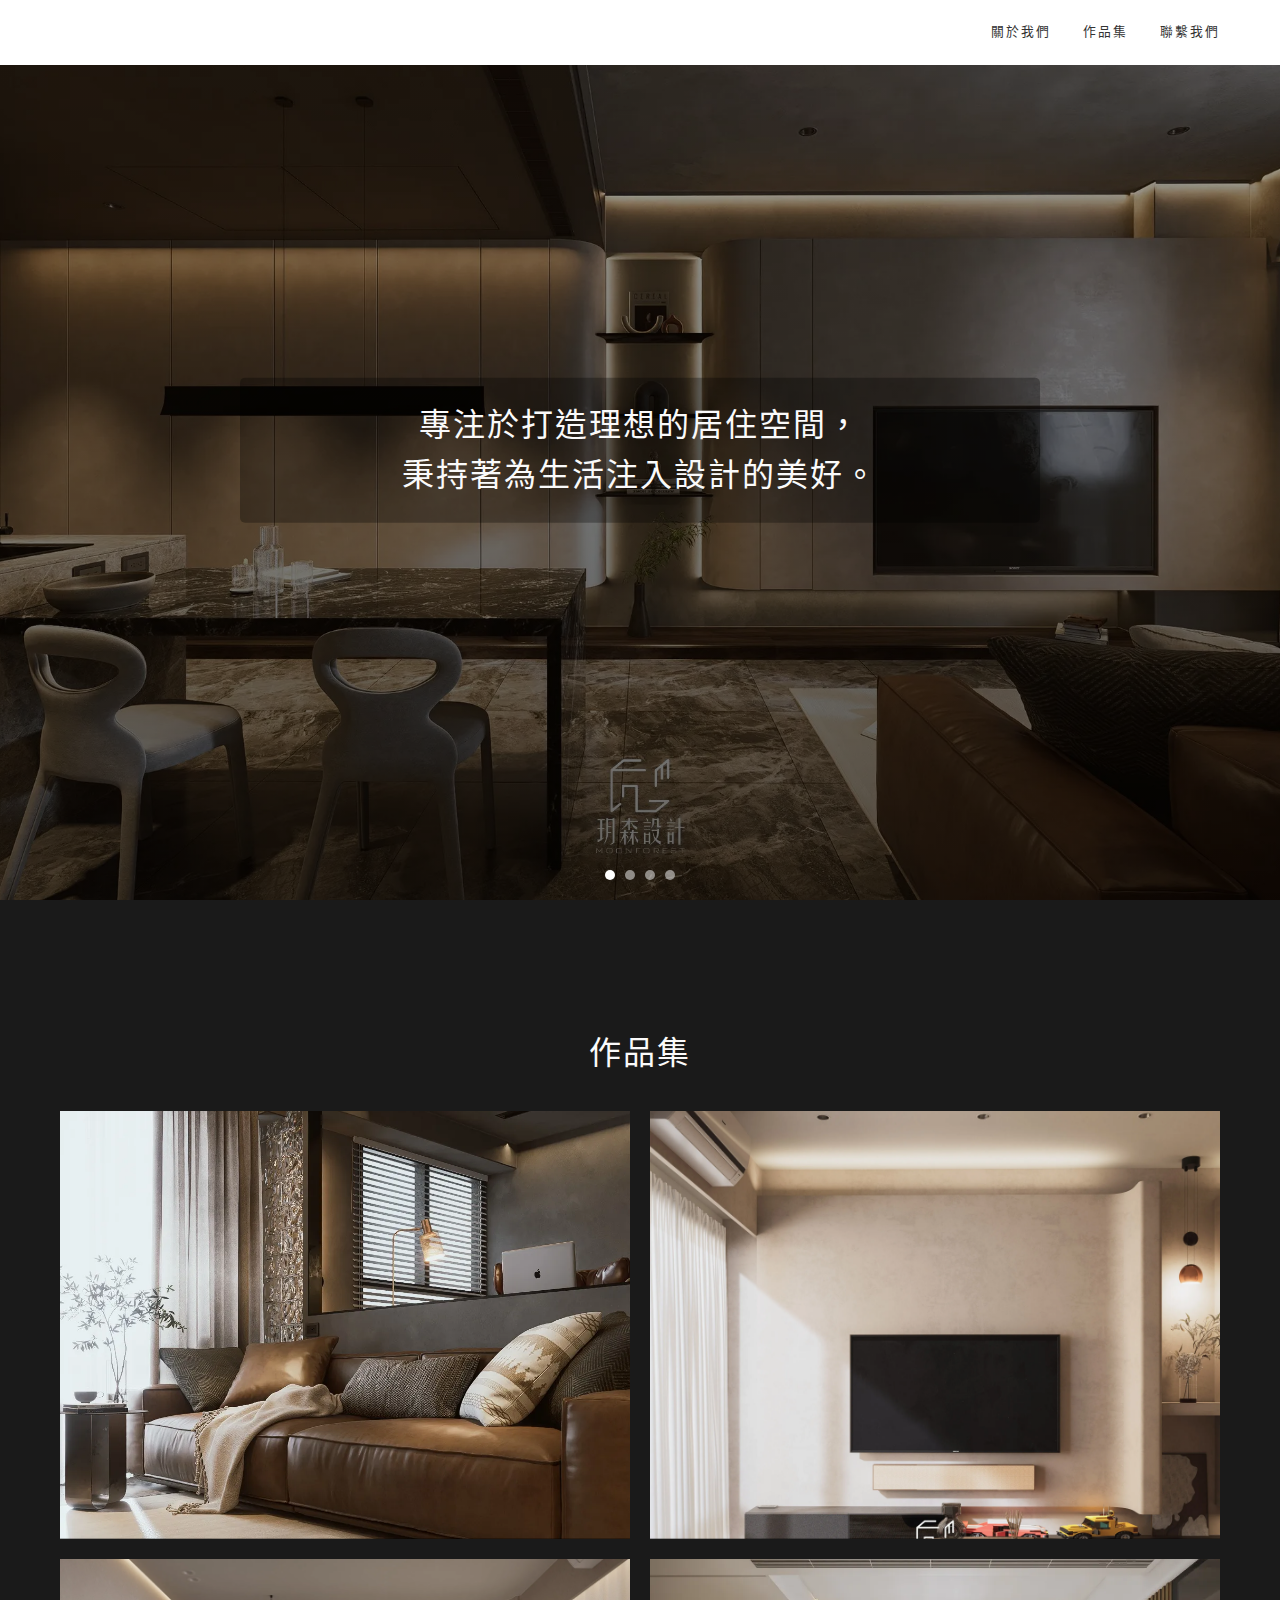
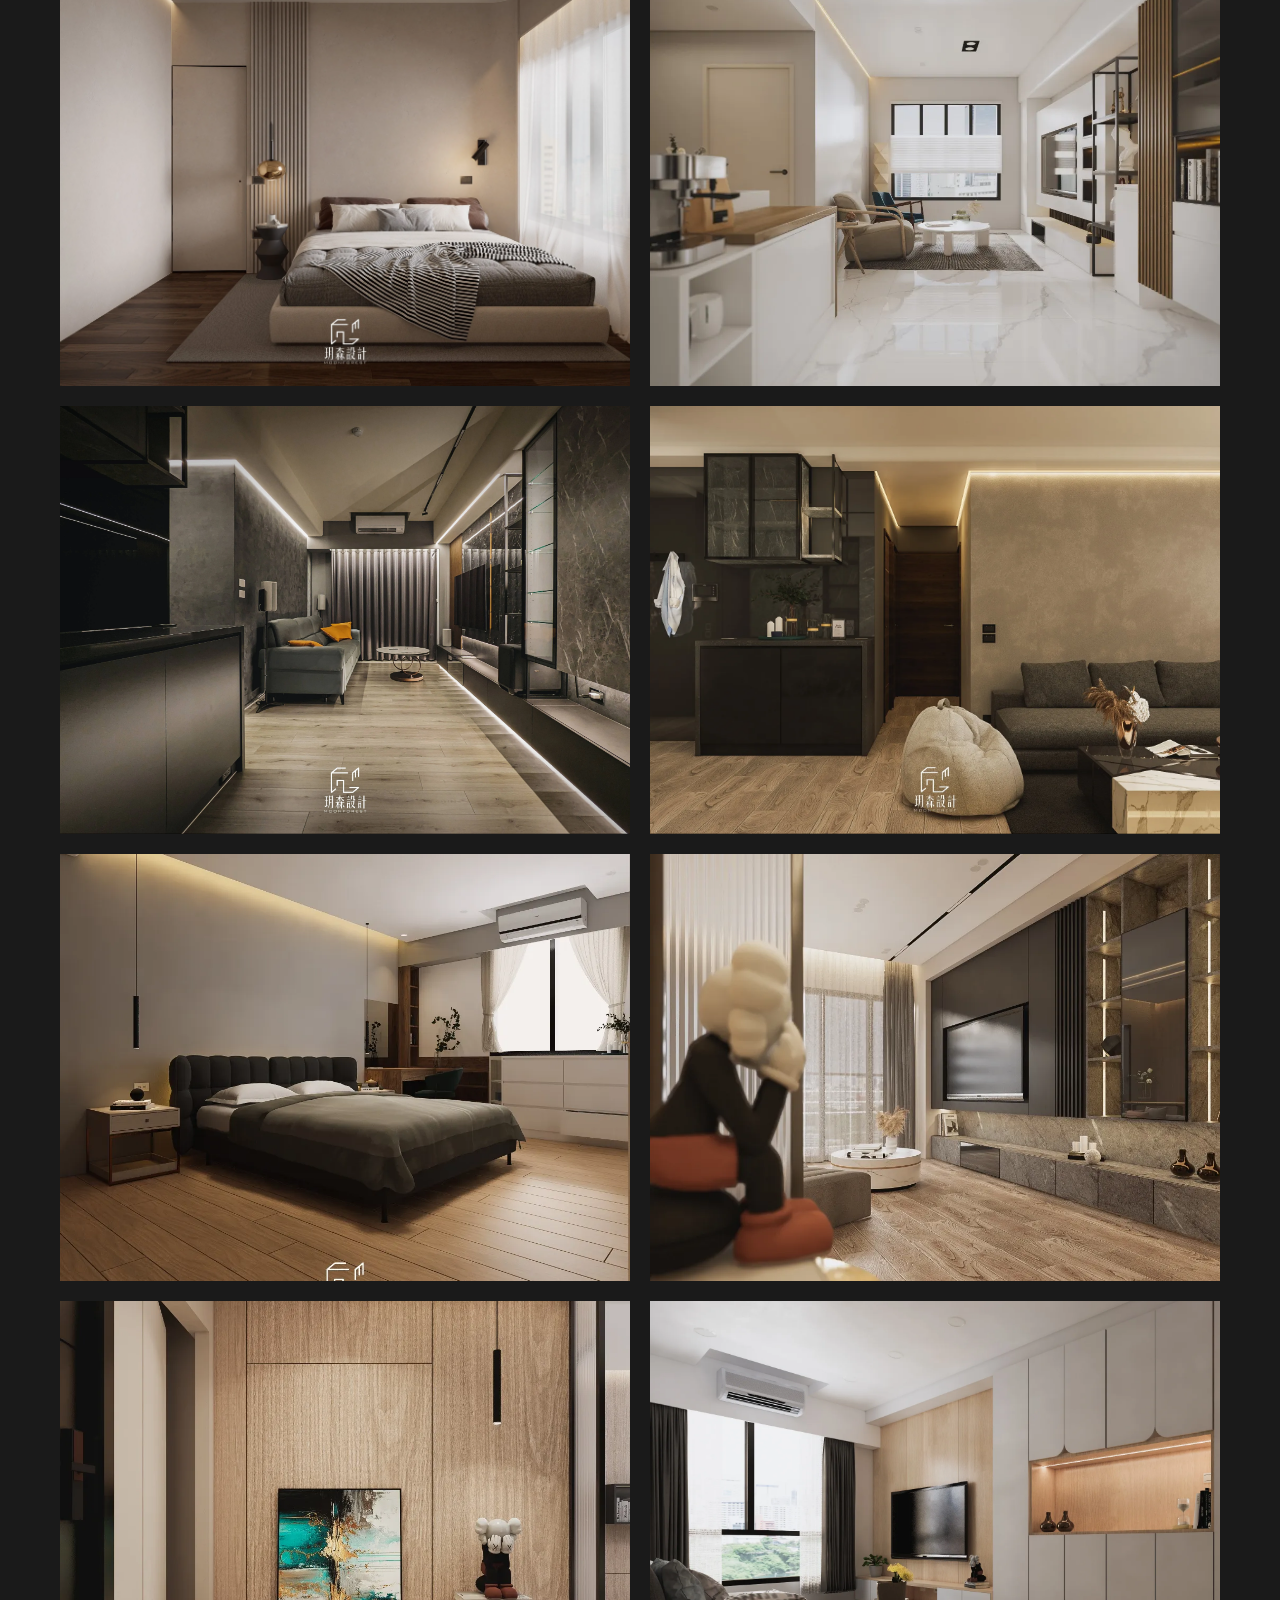
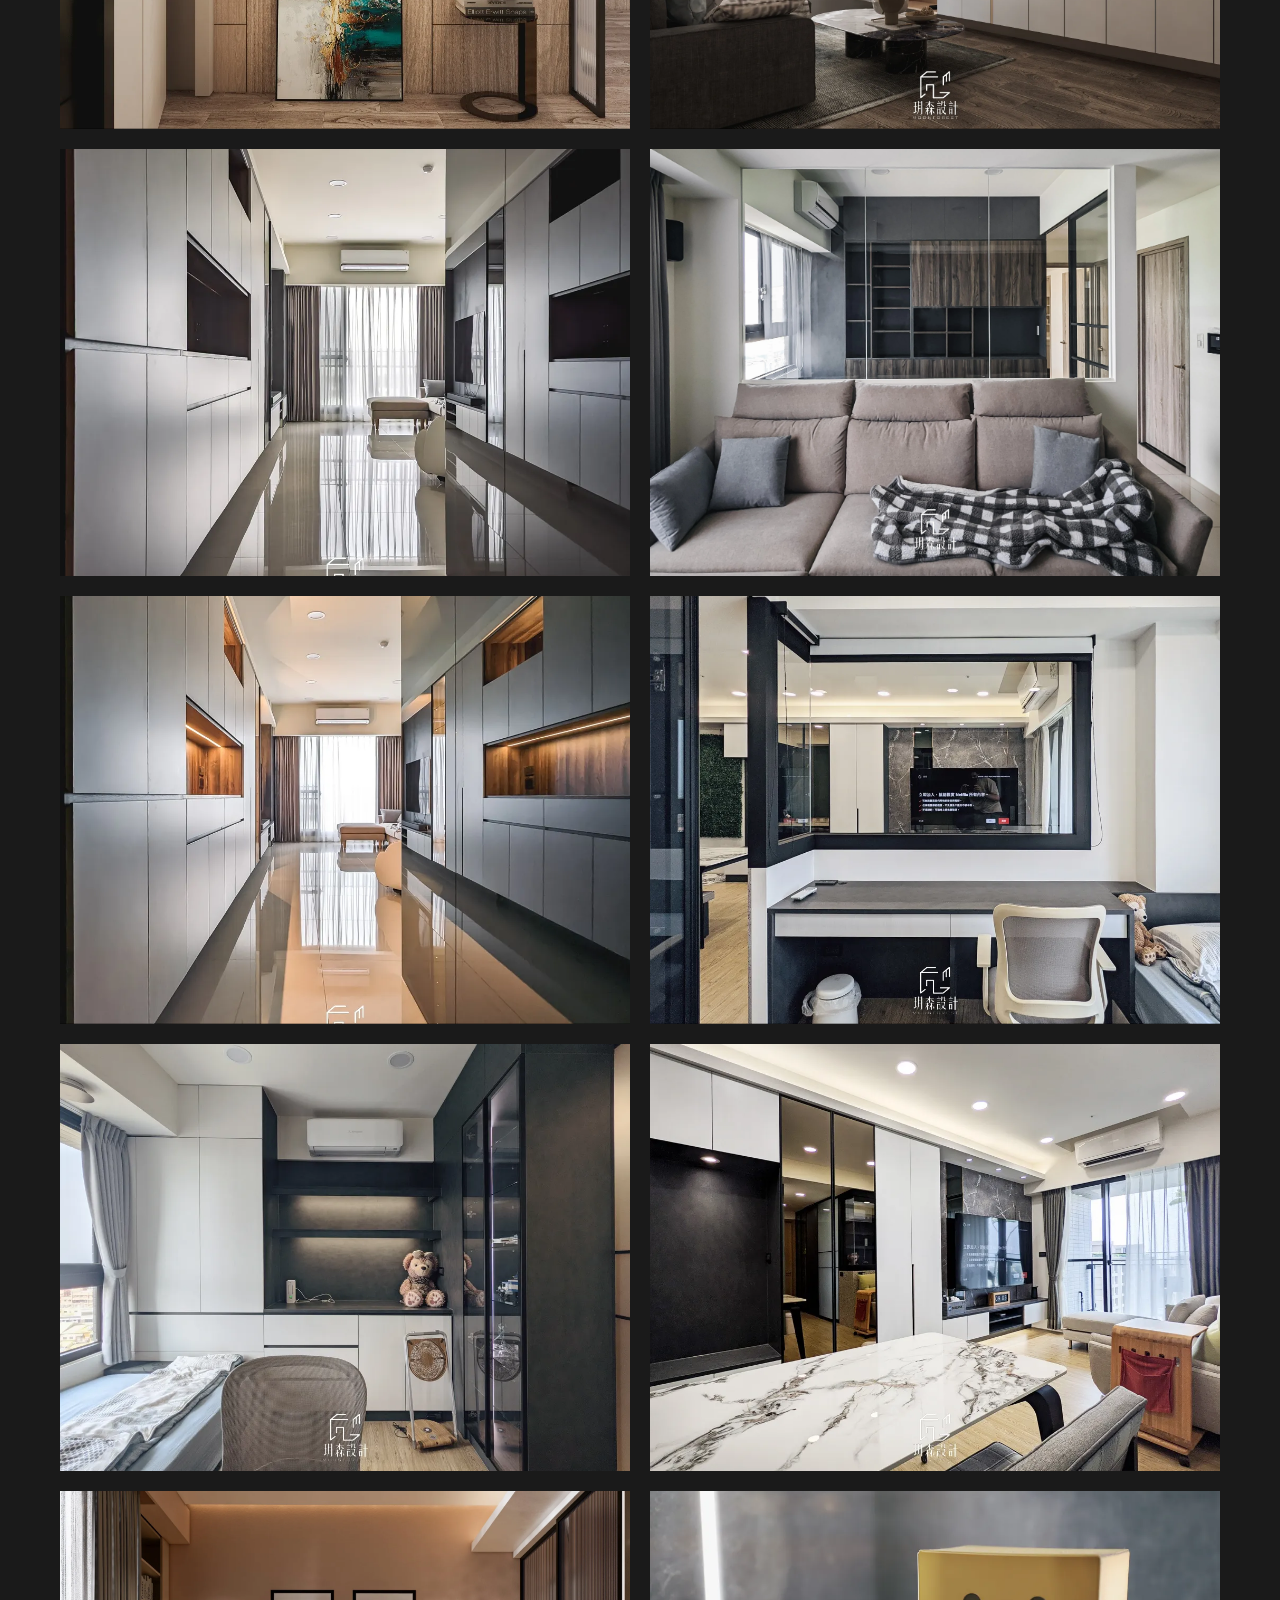
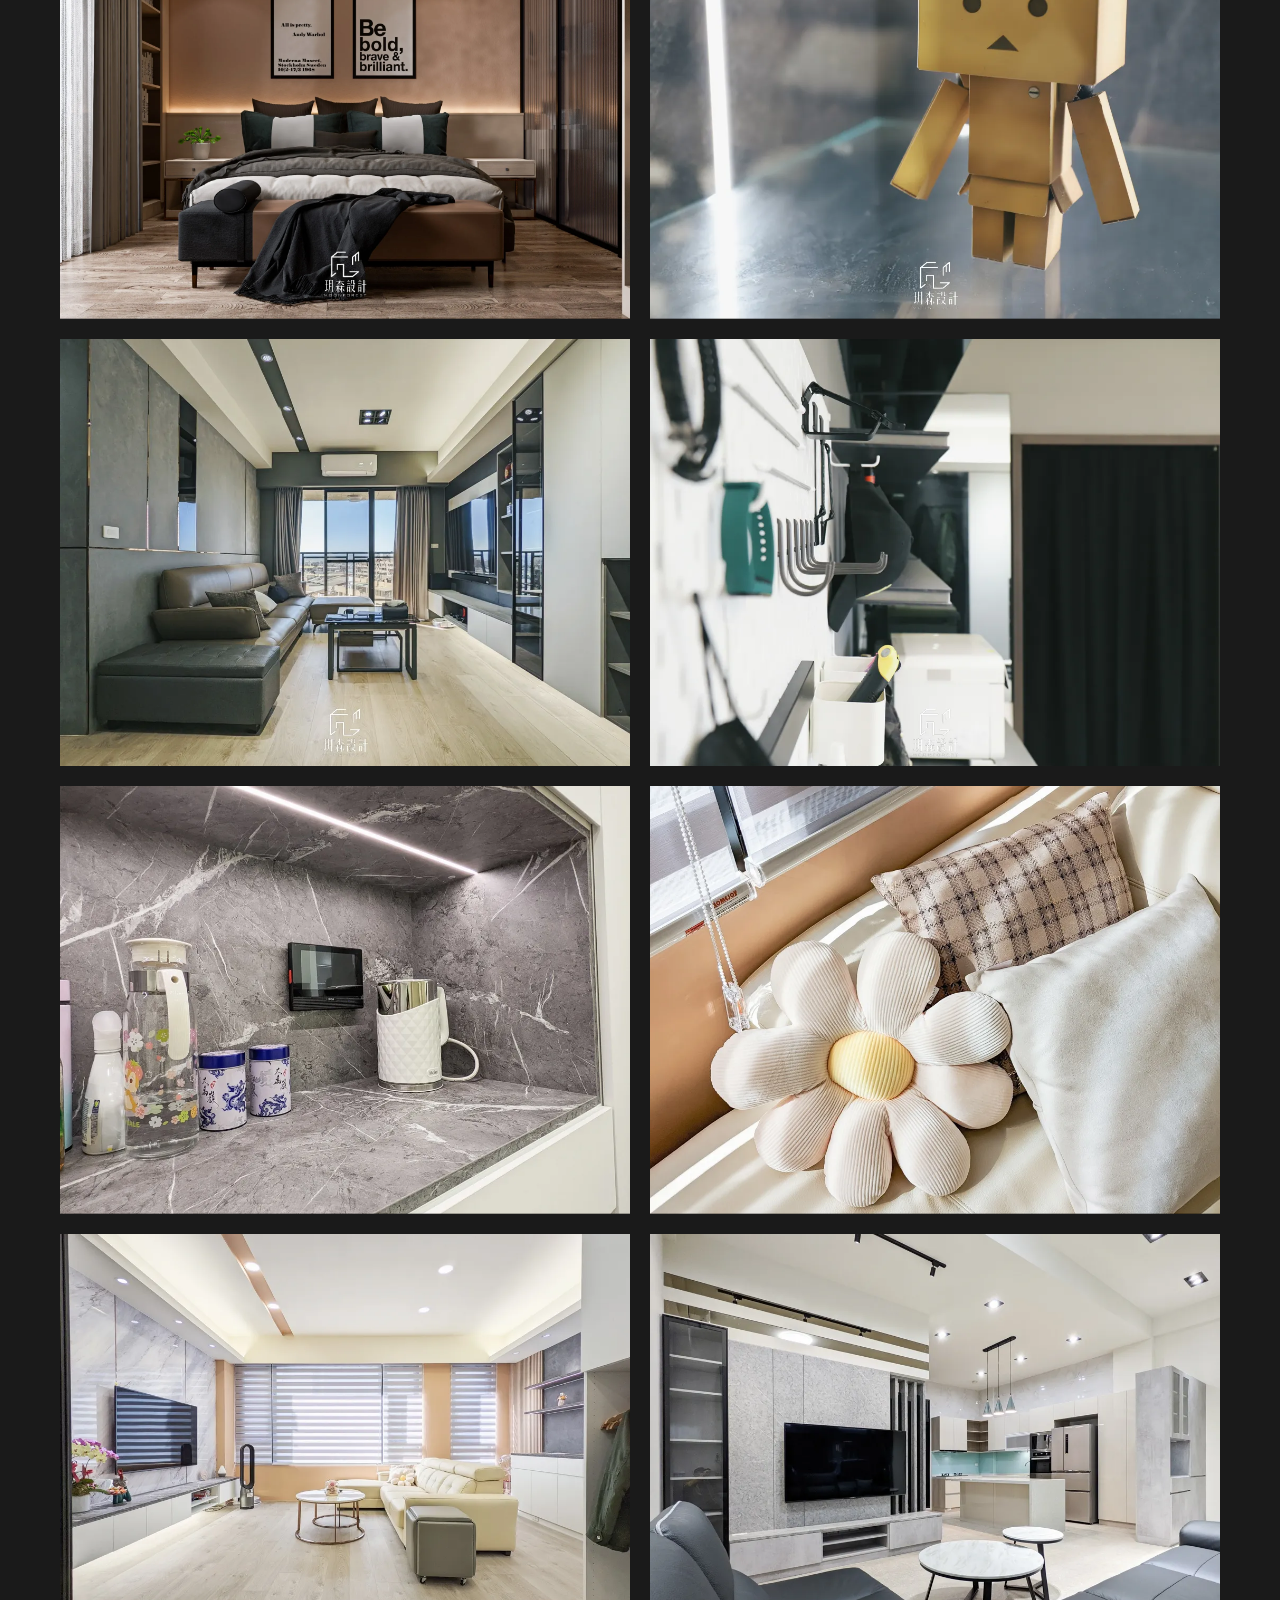
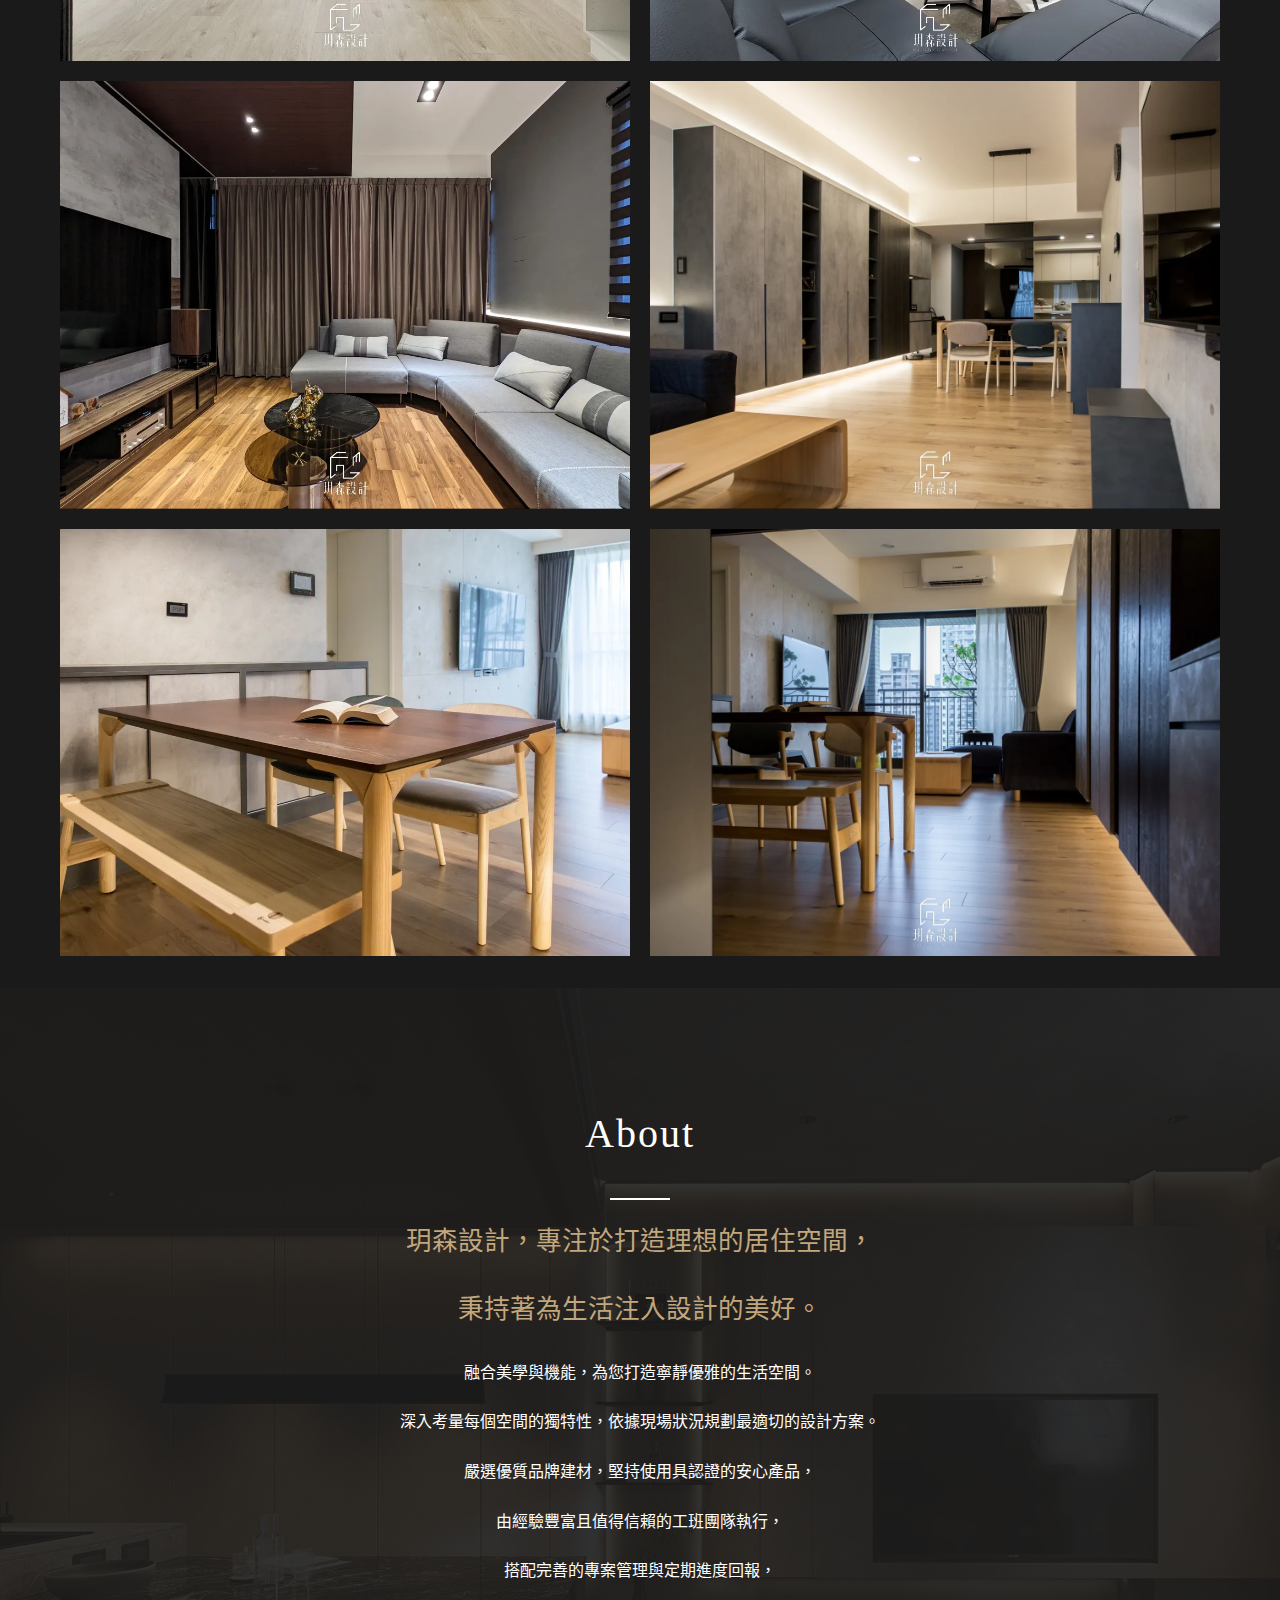
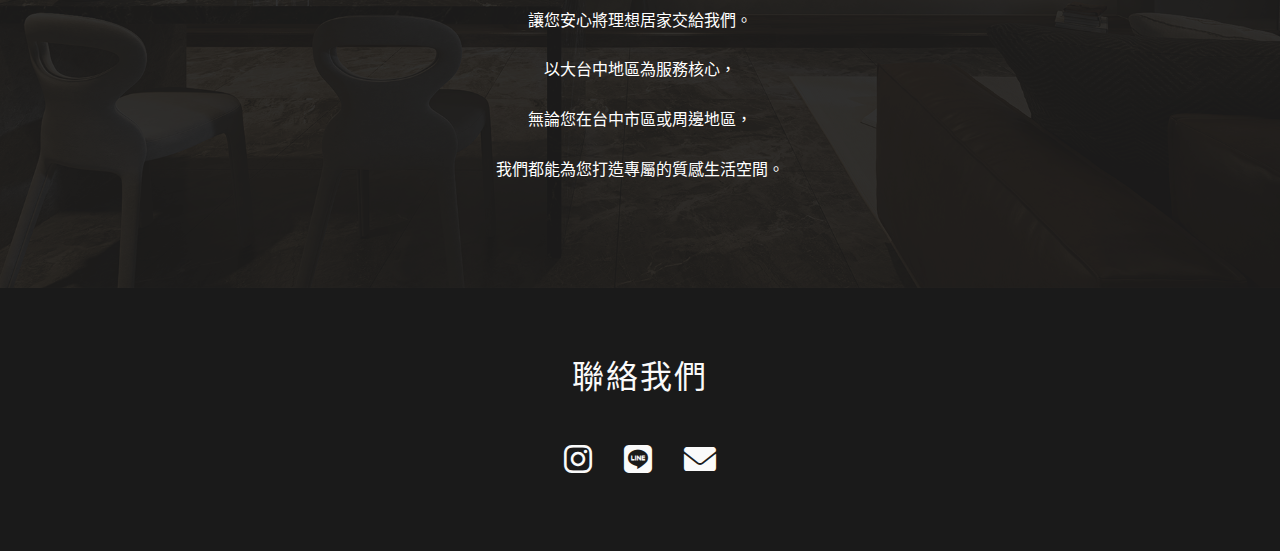
<file: index.html>
<!DOCTYPE html>
<html lang="zh-TW">

<head>
    <meta charset="UTF-8">
    <meta name="viewport" content="width=device-width, initial-scale=1.0">
    <title>玥森設計 Moonforest - 室內設計</title>
    <link rel="stylesheet" href="styles.css">
    <link rel="stylesheet" href="index-styles.css">
    <link rel="stylesheet" href="https://cdnjs.cloudflare.com/ajax/libs/font-awesome/6.0.0/css/all.min.css">
    <link rel="icon" type="image/x-icon" href="/favicon.ico">
    <link rel="icon" type="image/png" sizes="16x16" href="image/favicon-16x16.png">
    <link rel="icon" type="image/png" sizes="32x32" href="image/favicon-32x32.png">
    <meta charset="UTF-8">
    <meta name="viewport" content="width=device-width, initial-scale=1.0">
    <title>Moon Forest Interior - 專業室內設計服務</title>
    <meta name="description" content="玥森設計 - 專業室內設計團隊，專注於現代風格空間規劃。提供台中地區室內設計、裝修工程、系統家具訂製等服務，打造您理想的居家空間。">
    <meta name="keywords"
        content="室內設計, 空間規劃, 居家設計, 辦公室設計, 商業空間設計, Moon Forest Interior, 玥森設計, 台中室內設計, 系統櫃訂製, 住宅裝修, 室內裝潢, 空間設計, 現代風格設計, 日式風格設計, 室內設計師">
    <meta name="author" content="Moon Forest Interior">
    <meta property="og:title" content="Moon Forest Interior - 專業室內設計服務">
    <meta property="og:description" content="專業的室內設計服務，為您打造獨特且舒適的居住空間">
    <meta property="og:image" content="https://moonforestinterior.com/logo.png">
    <meta property="og:url" content="https://moonforestinterior.com">
    <link rel="canonical" href="https://moonforestinterior.com">
    <!-- Google tag (gtag.js) -->
    <script async src="https://www.googletagmanager.com/gtag/js?id=G-MZ305BK65S"></script>
    <script>
        window.dataLayer = window.dataLayer || [];
        function gtag() { dataLayer.push(arguments); }
        gtag('js', new Date());

        gtag('config', 'G-MZ305BK65S');
    </script>
    <script type="application/ld+json">
    {
        "@context": "https://schema.org",
        "@type": "InteriorDesignService",
        "name": "玥森設計 MoonForest Interior",
        "image": "https://moonforestinterior.com/logo.png",
        "description": "專業室內設計團隊，專注於現代風格空間規劃。提供台中地區室內設計、裝修工程、系統家具",
        "address": {
            "@type": "PostalAddress",
            "addressRegion": "台中市",
            "addressCountry": "TW"
        },
        "url": "https://moonforestinterior.com",
        "areaServed": "台中",
        "servesCuisine": "台中市",
        "openingHours": "Mo-Fr 09:00-18:00",
        "sameAs": [
            "https://www.instagram.com/moonforest.interior/"
        ]
    }
    </script>
    <style>
        .slide-section {
            position: relative;
            width: 100%;
            height: 100vh;
            overflow: hidden;
        }

        .slide-slider {
            position: relative;
            width: 100%;
            height: 100%;
            touch-action: pan-y pinch-zoom;
            cursor: grab;
        }

        .slide-slider:active {
            cursor: grabbing;
        }

        .slide {
            position: absolute;
            top: 0;
            left: 0;
            width: 100%;
            height: 100%;
            opacity: 0;
            transition: opacity 1s ease-in-out;
        }

        .slide.active {
            opacity: 1;
        }

        .slide img,
        .slide video {
            width: 100%;
            height: 100%;
            object-fit: cover;
        }

        .slide-content {
            position: absolute;
            top: 50%;
            left: 50%;
            transform: translate(-50%, -50%);
            text-align: center;
            color: #fafafa;
            z-index: 2;
            background-color: rgba(0, 0, 0, 0.3);
            padding: 20px 40px;
            border-radius: 5px;
            width: 80%;
            max-width: 800px;
        }

        .slide-content .featured-text {
            font-size: 2em;
            margin: 5px 0;
            line-height: 1.4;
            font-weight: 400;
            letter-spacing: 2px;
            color: inherit;
            white-space: nowrap;
        }

        .slider-dots {
            position: absolute;
            bottom: 20px;
            left: 50%;
            transform: translateX(-50%);
            display: flex;
            gap: 10px;
            z-index: 3;
        }

        .dot {
            width: 10px;
            height: 10px;
            border-radius: 50%;
            background-color: rgba(255, 255, 255, 0.5);
            cursor: pointer;
            transition: background-color 0.3s ease;
        }

        .dot.active {
            background-color: white;
        }

        @media (max-width: 768px) {
            .slide-content {
                width: 90%;
                padding: 15px 20px;
            }

            .slide-content .featured-text {
                font-size: 1.2em;
                margin: 5px 0;
                letter-spacing: 1px;
                white-space: normal;
            }
        }

        body {
            background-color: #1a1a1a;
            color: #fafafa;
        }

        nav {
            background-color: #fff;
            color: #333;
        }

        nav .menu a {
            color: #333;
        }

        #portfolio {
            background-color: #1a1a1a;
        }

        #portfolio h2 {
            color: #fafafa;
        }

        .about-section {
            background-color: #1e1e1e;
        }

        .about-content {
            color: #ffffff;
        }

        .section-title {
            color: #ffffff;
        }

        .divider {
            background-color: #ffffff;
        }

        #contact {
            background-color: #1a1a1a;
        }

        #contact h2 {
            color: #fafafa;
        }

        .social-links a {
            color: #fafafa;
        }

        .social-links a:hover {
            color: #a0a0a0;
        }

        .about-text {
            color: #ffffff;
        }

        .featured-text {
            color: #ffffff;
        }
    </style>
</head>

<body>
    <nav>
        <div class="nav-container">
            <div class="logo">
                <a href="index.html">
                    <img src="logo.png" alt="玥森設計" height="30">
                </a>
            </div>
            <div class="menu">
                <a href="index.html#about">關於我們</a>
                <a href="index.html#portfolio">作品集</a>
                <a href="index.html#contact">聯繫我們</a>
            </div>
        </div>
    </nav>

    <section class="slide-section">
        <div class="slide-slider" id="slideSlider">
            <div class="slide active">
                <img src="slides/image10.png" alt="現代風格室內設計" data-original="slides/image10.png">
            </div>
            <div class="slide">
                <img src="slides/image11.png" alt="簡約風格室內設計" data-original="slides/image11.png">
            </div>
            <div class="slide">
                <img src="slides/image12.png" alt="現代風格室內設計" data-original="slides/image12.png">
            </div>
            <div class="slide">
                <img src="slides/image9.png" alt="現代風格室內設計" data-original="slides/image9.png">
            </div>
        </div>
        <div class="slider-dots">
            <span class="dot active"></span>
            <span class="dot"></span>
            <span class="dot"></span>
            <span class="dot"></span>
        </div>
        <div class="slide-content">
            <p class="featured-text">專注於打造理想的居住空間，</p>
            <p class="featured-text">秉持著為生活注入設計的美好。</p>
        </div>
    </section>

    <section id="portfolio">
        <h2>作品集</h2>
        <div class="projects" id="projectContainer"></div>
    </section>

    <section id="about" class="about-section">
        <div class="about-content">
            <h1 class="section-title">About</h1>
            <div class="divider"></div>

            <p class="featured-text">玥森設計，專注於打造理想的居住空間，</p>
            <p class="featured-text">秉持著為生活注入設計的美好。</p>

            <p class="about-text">融合美學與機能，為您打造寧靜優雅的生活空間。</p>
            <p class="about-text">深入考量每個空間的獨特性，依據現場狀況規劃最適切的設計方案。</p>

            <p class="about-text">嚴選優質品牌建材，堅持使用具認證的安心產品，</p>
            <p class="about-text">由經驗豐富且值得信賴的工班團隊執行，</p>
            <p class="about-text">搭配完善的專案管理與定期進度回報，</p>
            <p class="about-text">讓您安心將理想居家交給我們。</p>

            <p class="about-text">以大台中地區為服務核心，</p>
            <p class="about-text">無論您在台中市區或周邊地區，</p>
            <p class="about-text">我們都能為您打造專屬的質感生活空間。</p>
        </div>
    </section>

    <section id="contact">
        <h2>聯絡我們</h2>
        <div class="social-links">
            <a href="https://www.instagram.com/moonforest.interior/" target="_blank">
                <i class="fab fa-instagram"></i>
            </a>
            <!-- <a href="https://www.facebook.com/moonforest.interior." target="_blank">
                <i class="fab fa-facebook"></i>
            </a> -->
            <a href="https://lin.ee/OdVZUpf" target="_blank">
                <i class="fab fa-line"></i>
            </a>
            <a href="mailto:nelspu0811+work@gmail.com">
                <i class="fas fa-envelope"></i>
            </a>
        </div>
    </section>

    <script>
        // 添加 WebP 支援檢測
        async function supportsWebP() {
            if (!self.createImageBitmap) return false;

            const webpData = '[data-uri]';
            const blob = await fetch(webpData).then(r => r.blob());

            return createImageBitmap(blob).then(() => true, () => false);
        }

        // 在 DOMContentLoaded 事件中處理圖片
        document.addEventListener('DOMContentLoaded', async function () {
            const useWebP = await supportsWebP();

            // 處理所有 slider 圖片
            document.querySelectorAll('.slide img').forEach(img => {
                const originalSrc = img.getAttribute('data-original');
                img.src = originalSrc.replace(/\.(png|jpg|jpeg)$/, useWebP ? '.webp' : '$&');

                // 如果 WebP 載入失敗，回退到原始格式
                img.onerror = function () {
                    this.src = originalSrc;
                };
            });

            const slider = document.getElementById('slideSlider');
            const slides = document.querySelectorAll('.slide');
            const dots = document.querySelectorAll('.dot');
            let currentSlide = 0;
            let startX;
            let isDragging = false;

            function nextSlide() {
                slides[currentSlide].classList.remove('active');
                dots[currentSlide].classList.remove('active');
                currentSlide = (currentSlide + 1) % slides.length;
                slides[currentSlide].classList.add('active');
                dots[currentSlide].classList.add('active');
            }

            function prevSlide() {
                slides[currentSlide].classList.remove('active');
                dots[currentSlide].classList.remove('active');
                currentSlide = (currentSlide - 1 + slides.length) % slides.length;
                slides[currentSlide].classList.add('active');
                dots[currentSlide].classList.add('active');
            }

            // 修改滑鼠事件處理函數
            function handleStart(event) {
                isDragging = true;
                startX = event.type === 'mousedown' ? event.clientX : event.touches[0].clientX;
                if (event.type === 'mousedown') {
                    event.preventDefault(); // 只在滑鼠事件時阻止默認行為
                }
            }

            function handleMove(event) {
                if (!isDragging) return;

                const currentX = event.type === 'mousemove' ? event.clientX : event.touches[0].clientX;
                const diff = currentX - startX;

                if (Math.abs(diff) > 5) {
                    slider.style.cursor = 'grabbing';
                }

                // 只在水平滑動超過閾值時阻止默認行為
                if (event.type === 'touchmove' && Math.abs(diff) > 10) {
                    event.preventDefault();
                }
            }

            function handleEnd(event) {
                if (!isDragging) return;

                const endX = event.type === 'mouseup' ? event.clientX :
                    (event.changedTouches ? event.changedTouches[0].clientX : startX);
                const diff = endX - startX;

                if (Math.abs(diff) > 50) {
                    if (diff > 0) {
                        prevSlide();
                    } else {
                        nextSlide();
                    }
                }

                isDragging = false;
                slider.style.cursor = 'grab';
            }

            // 修改事件監聽器
            slider.addEventListener('mousedown', handleStart);
            slider.addEventListener('touchstart', handleStart);

            window.addEventListener('mousemove', handleMove);
            slider.addEventListener('touchmove', handleMove, { passive: false });

            window.addEventListener('mouseup', handleEnd);
            slider.addEventListener('touchend', handleEnd);

            // 當滑鼠離開視窗時，結束拖曳狀態
            window.addEventListener('mouseleave', () => {
                isDragging = false;
                slider.style.cursor = 'grab';
            });

            // 自動輪播時間改為 5000 毫秒（5秒）
            let autoPlayInterval = setInterval(nextSlide, 5000);

            // 當使用者互動時暫停自動輪播
            slider.addEventListener('mouseenter', () => {
                clearInterval(autoPlayInterval);
            });

            // 當使用者離開時恢復自動輪播
            slider.addEventListener('mouseleave', () => {
                autoPlayInterval = setInterval(nextSlide, 5000); // 這裡也改為 5000
            });

            // 點擊指示點切換圖片
            dots.forEach((dot, index) => {
                dot.addEventListener('click', () => {
                    slides[currentSlide].classList.remove('active');
                    dots[currentSlide].classList.remove('active');
                    currentSlide = index;
                    slides[currentSlide].classList.add('active');
                    dots[currentSlide].classList.add('active');
                });
            });
        });
    </script>

    <script src="main.js"></script>
</body>

</html>
</file>
<file: styles.css>
/* ==========================================================================
   Variables & Base
   ========================================================================== */
:root {
    --bg-dark: #080808;
    --bg-surface: #121212;
    --text-primary: #f0f0f0;
    --text-secondary: #999999;
    --accent-gold: #c2a77d;

    --font-en: 'Cormorant Garamond', serif;
    --font-tw-sans: 'Noto Sans TC', sans-serif;
    --font-tw-serif: 'Noto Serif TC', serif;
}

html {
    scroll-behavior: smooth;
}

* {
    margin: 0;
    padding: 0;
    box-sizing: border-box;
}

body {
    font-family: var(--font-tw-sans);
    line-height: 1.8;
    background-color: var(--bg-dark);
    color: var(--text-primary);
    overflow-x: hidden;
}

h1,
h2,
h3,
h4,
h5,
h6 {
    font-weight: 300;
    letter-spacing: 2px;
}

p {
    color: var(--text-secondary);
    font-weight: 300;
}

a {
    color: var(--text-primary);
    text-decoration: none;
    transition: color 0.4s ease;
}

/* ==========================================================================
   Animations & Utilities
   ========================================================================== */
.reveal {
    opacity: 0;
    transform: translateY(40px);
    transition: all 1.2s cubic-bezier(0.2, 0.8, 0.2, 1);
}

.reveal.active {
    opacity: 1;
    transform: translateY(0);
}

.section-subtitle {
    font-family: var(--font-en);
    color: var(--accent-gold);
    font-size: 1.2rem;
    font-style: italic;
    letter-spacing: 4px;
    display: block;
    margin-bottom: 10px;
    text-transform: uppercase;
}

/* ==========================================================================
   Navigation (Glassmorphism Dark)
   ========================================================================== */
nav {
    position: fixed;
    top: 0;
    left: 0;
    width: 100%;
    background-color: rgba(8, 8, 8, 0.7);
    backdrop-filter: blur(10px);
    -webkit-backdrop-filter: blur(10px);
    z-index: 1000;
    border-bottom: 1px solid rgba(255, 255, 255, 0.05);
    transition: all 0.4s ease;
}

nav .nav-container {
    max-width: 1400px;
    width: 100%;
    margin: 0 auto;
    padding: 1rem 20px;
    display: flex;
    justify-content: space-between;
    align-items: center;
}

.logo img {
    height: 24px;
    width: auto;
    filter: brightness(0) invert(1);
    /* Forces logo to be white if it's black */
}

.menu {
    display: flex;
    gap: 1.5rem;
}

.menu a {
    font-family: var(--font-en);
    font-size: 0.8rem;
    letter-spacing: 2px;
    text-transform: uppercase;
    position: relative;
}

.menu a::after {
    content: '';
    position: absolute;
    width: 0;
    height: 1px;
    bottom: -4px;
    left: 0;
    background-color: var(--accent-gold);
    transition: width 0.3s ease;
}

.menu a:hover::after {
    width: 100%;
}

/* ==========================================================================
   Hero Slider
   ========================================================================== */
.slide-section {
    position: relative;
    width: 100%;
    height: 100vh;
    overflow: hidden;
}

.slide-slider {
    position: relative;
    width: 100%;
    height: 100%;
    cursor: grab;
}

.slide-slider:active {
    cursor: grabbing;
}

.slide {
    position: absolute;
    top: 0;
    left: 0;
    width: 100%;
    height: 100%;
    opacity: 0;
    transition: opacity 1.5s ease-in-out;
}

.slide::after {
    content: '';
    position: absolute;
    top: 0;
    left: 0;
    right: 0;
    bottom: 0;
    background: linear-gradient(to bottom, rgba(0, 0, 0, 0.3) 0%, rgba(0, 0, 0, 0.6) 100%);
    z-index: 1;
}

.slide.active {
    opacity: 1;
}

.slide img,
.slide video {
    width: 100%;
    height: 100%;
    object-fit: cover;
    transform: scale(1.05);
    transition: transform 10s linear;
}

.slide.active img {
    transform: scale(1);
}

.slide-content {
    position: absolute;
    top: 50%;
    left: 50%;
    transform: translate(-50%, -50%);
    text-align: center;
    z-index: 2;
    width: 90%;
}

.hero-title {
    font-family: var(--font-en);
    font-size: 3rem;
    letter-spacing: 0.2em;
    color: #fff;
    margin-bottom: 20px;
    text-shadow: 0 4px 20px rgba(0, 0, 0, 0.5);
}

.slide-content .featured-text {
    font-family: var(--font-tw-serif);
    font-size: 1.2rem;
    letter-spacing: 4px;
    color: var(--text-primary);
}

.slider-dots {
    position: absolute;
    bottom: 40px;
    left: 50%;
    transform: translateX(-50%);
    display: flex;
    gap: 15px;
    z-index: 3;
}

.dot {
    width: 30px;
    height: 2px;
    background-color: rgba(255, 255, 255, 0.3);
    cursor: pointer;
    transition: background-color 0.4s ease;
}

.dot.active {
    background-color: var(--accent-gold);
}

/* ==========================================================================
   Portfolio Section (Editorial Layout)
   ========================================================================== */
#portfolio {
    padding: 5rem 0;
}

.section-header {
    text-align: center;
    margin-bottom: 4rem;
}

.section-header h2 {
    font-family: var(--font-tw-serif);
    font-size: 2rem;
}

.projects {
    display: flex;
    flex-direction: column;
    gap: 5rem;
    max-width: 1400px;
    margin: 0 auto;
    padding: 0 20px;
}

.project-editorial {
    display: flex;
    flex-direction: column;
    gap: 2rem;
}

.project-image {
    position: relative;
    overflow: hidden;
    width: 100%;
    order: 1;
}

.project-image::before {
    content: '';
    display: block;
    padding-bottom: 100%;
    /* Mobile first: Square aspect ratio */
}

.project-image img {
    position: absolute;
    top: 0;
    left: 0;
    width: 100%;
    height: 100%;
    object-fit: cover;
    transition: transform 0.8s cubic-bezier(0.2, 0.8, 0.2, 1);
}

.project-image:hover img {
    transform: scale(1.05);
}

.project-number {
    font-family: var(--font-en);
    font-size: 3rem;
    color: rgba(255, 255, 255, 0.05);
    line-height: 1;
    display: block;
}

.project-info {
    order: 2;
    padding: 0;
    text-align: left;
}

.project-info h3 {
    font-family: var(--font-tw-serif);
    font-size: 1.8rem;
    margin-bottom: 1rem;
}

.project-info p {
    font-size: 1rem;
    margin-bottom: 1.5rem;
}

.discover-btn {
    font-family: var(--font-en);
    display: inline-flex;
    align-items: center;
    gap: 10px;
    text-transform: uppercase;
    letter-spacing: 2px;
    font-size: 0.85rem;
    border-bottom: 1px solid rgba(255, 255, 255, 0.2);
    padding: 10px 0 5px 0;
    /* Expanded touch target */
}

.discover-btn:hover {
    color: var(--accent-gold);
    border-bottom-color: var(--accent-gold);
}

/* ==========================================================================
   About Section
   ========================================================================== */
.about-section {
    padding: 6rem 20px;
    background-color: var(--bg-surface);
    text-align: center;
}

.about-content {
    max-width: 800px;
    margin: 0 auto;
}

.about-content .section-title {
    font-family: var(--font-en);
    font-size: 2.5rem;
    margin-bottom: 2rem;
}

.about-section .featured-text {
    font-family: var(--font-tw-serif);
    font-size: 1.6rem;
    color: var(--accent-gold);
    margin-bottom: 2rem;
}

.about-section .about-text {
    font-size: 1rem;
    margin-bottom: 1.5rem;
}

/* ==========================================================================
   Contact Section
   ========================================================================== */
#contact {
    padding: 6rem 20px;
    text-align: center;
}

#contact h2 {
    font-family: var(--font-tw-serif);
    font-size: 2rem;
    margin-bottom: 2.5rem;
}

.social-links {
    display: flex;
    justify-content: center;
    gap: 2rem;
}

.social-links a {
    font-size: 1.5rem;
    color: var(--text-secondary);
}

.social-links a:hover {
    color: var(--accent-gold);
    transform: translateY(-5px);
}

/* ==========================================================================
   Project Details Page
   ========================================================================== */
#projectDetails {
    max-width: 1400px;
    margin: 80px auto 0;
    padding: 2rem 20px;
}

#projectDetails h1 {
    font-family: var(--font-tw-serif);
    font-size: 2.5rem;
    margin-bottom: 1.5rem;
    text-align: center;
}

#projectDetails>p {
    font-size: 1rem;
    max-width: 800px;
    margin: 0 auto 3rem;
    text-align: center;
}

.project-images {
    display: grid;
    grid-template-columns: 1fr;
    /* Mobile first: single column */
    gap: 20px;
}

.image-container {
    position: relative;
}

.image-container.landscape {
    grid-column: span 1;
}

.image-container img {
    width: 100%;
    height: auto;
    display: block;
}

/* ==========================================================================
   Loading Spinner
   ========================================================================== */
.loading-container {
    position: fixed;
    top: 0;
    left: 0;
    width: 100%;
    height: 100%;
    background: var(--bg-dark);
    display: flex;
    justify-content: center;
    align-items: center;
    z-index: 9999;
    transition: opacity 0.8s ease-out;
}

.loading-spinner {
    width: 40px;
    height: 40px;
    border: 1px solid rgba(255, 255, 255, 0.1);
    border-top: 1px solid var(--accent-gold);
    border-radius: 50%;
    animation: spin 1s linear infinite;
}

@keyframes spin {
    100% {
        transform: rotate(360deg);
    }
}

.loading-hidden {
    opacity: 0;
    pointer-events: none;
}

/* ==========================================================================
   Responsive
   ========================================================================== */
@media (max-width: 900px) {
    .hero-title {
        font-size: 3rem;
    }

    .project-editorial,
    .project-editorial:nth-child(even) {
        grid-template-columns: 1fr;
        gap: 2rem;
    }

    .project-editorial:nth-child(even) .project-image {
        order: 1;
    }

    .project-editorial:nth-child(even) .project-info {
        order: 2;
        text-align: left;
        padding-right: 0;
    }

    .project-info {
        padding-left: 0;
    }

    nav .nav-container {
        padding: 1rem 20px;
    }

    .menu {
        gap: 1.5rem;
    }

    .menu a {
        font-size: 0.8rem;
    }

    .project-images {
        grid-template-columns: 1fr;
    }

    .image-container.landscape {
        grid-column: span 1;
    }
}
</file>
<file: index-styles.css>
* {
    margin: 0;
    padding: 0;
    box-sizing: border-box;
}

body {
    font-family: Arial, sans-serif;
    line-height: 1.6;
}

/* 導航欄 */
nav {
    position: fixed;
    top: 0;
    left: 0;
    width: 100%;
    background-color: #fff;
    z-index: 1000;
}

/* 導航欄內容容器 */
nav .nav-container {
    max-width: 1200px;
    width: 100%;
    margin: 0 auto;
    padding: 1rem 0;
    display: flex;
    justify-content: space-between;
    align-items: center;
}

.logo {
    padding-left: 20px;
    /* 單獨為 logo 添加左邊距 */
}

.menu {
    display: flex;
    gap: 2rem;
    padding-right: 20px;
    /* 單獨為 menu 添加右邊距 */
}

.menu a {
    text-decoration: none;
    color: #333;
}

/* About 區塊 */
.about-section {
    position: relative;
    padding: 6rem 2rem 4rem 2rem;
    min-height: 100vh;
    display: flex;
    flex-direction: column;
    justify-content: center;
    background-color: #f5f5f5;
    overflow: hidden;
}

.about-section::before {
    content: '';
    position: absolute;
    top: 0;
    left: 0;
    right: 0;
    bottom: 0;
    background-image: url('background.png');
    background-size: cover;
    background-position: center;
    opacity: 0.1;
    z-index: 1;
}

.about-content {
    position: relative;
    z-index: 2;
    max-width: 800px;
    margin: 0 auto;
    text-align: center;
}

.section-title {
    font-size: 2.5rem;
    margin-bottom: 2rem;
    color: #333;
}

.divider {
    width: 60px;
    height: 2px;
    background-color: #333;
    margin: 1.5rem auto;
}

.featured-text {
    font-size: 2rem;
    line-height: 1.4;
    margin-bottom: 1.5rem;
    color: #333;
    font-weight: 300;
}

.about-text {
    font-size: 1.2rem;
    line-height: 1.6;
    margin-bottom: 1rem;
    color: #333;
}

/* 作品集區域 */
#portfolio {
    padding: 80px 0 2rem;
    width: 100%;
    max-width: 1200px;
    margin: 0 auto;
}

#portfolio h2 {
    text-align: center;
    margin: 2rem 0;
    padding-top: 1rem;
    color: #333;
    font-size: 2rem;
}

.projects {
    display: grid;
    grid-template-columns: repeat(2, 1fr);
    gap: 20px;
    padding: 0 20px;
    max-width: 1200px;
    margin: 0 auto;
}

.project-card {
    position: relative;
    width: 100%;
    padding-bottom: 75%;
    overflow: hidden;
}

.project-card img {
    position: absolute;
    top: 0;
    left: 0;
    width: 100%;
    height: 100%;
    object-fit: cover;
    object-position: center;
}

.project-card .overlay {
    position: absolute;
    bottom: 0;
    left: 0;
    right: 0;
    background: rgba(0, 0, 0, 0.7);
    color: white;
    padding: 1rem;
    transform: translateY(100%);
    transition: transform 0.3s ease;
}

.project-card:hover .overlay {
    transform: translateY(0);
}

/* 聯絡區域 */
#contact {
    padding: 4rem 2rem;
    text-align: center;
}

#contact h2 {
    margin-bottom: 2rem;
    font-size: 2rem;
    color: #333;
}

.social-links {
    display: flex;
    justify-content: center;
    gap: 2rem;
    margin-top: 2rem;
}

.social-links a {
    color: #333;
    font-size: 2rem;
    transition: color 0.3s ease;
}

.social-links a:hover {
    color: #666;
}

/* 響應式設計 */
@media (max-width: 768px) {
    nav .nav-container {
        padding: 0.5rem 15px;
        align-items: center;
    }

    .logo {
        padding-left: 0;
        /* 移除左邊距讓 logo 對齊 */
    }

    .logo img {
        height: 30px;
        vertical-align: middle;
        /* 確保圖片垂直置中 */
    }

    .menu {
        padding-right: 0;
        /* 移除右邊距 */
        gap: 1rem;
        /* 減少選單項目間距 */
        white-space: nowrap;
        /* 防止文字換行 */
    }

    .menu a {
        font-size: 0.9rem;
        /* 稍微縮小字體以適應單行 */
    }


    .about-section {
        padding: 5rem 1rem 3rem 1rem;
    }

    .section-title {
        font-size: 2rem;
    }

    .featured-text {
        font-size: 1.5rem;
    }

    .about-text {
        font-size: 1rem;
        line-height: 1.4;
    }

    .projects {
        grid-template-columns: 1fr;
        padding: 0 15px;
        gap: 15px;
    }

    .project-card {
        padding-bottom: 66.67%;
    }

    #portfolio {
        padding: 60px 0 1rem;
    }

    #contact {
        padding: 2rem 1rem;
    }
}
</file>
